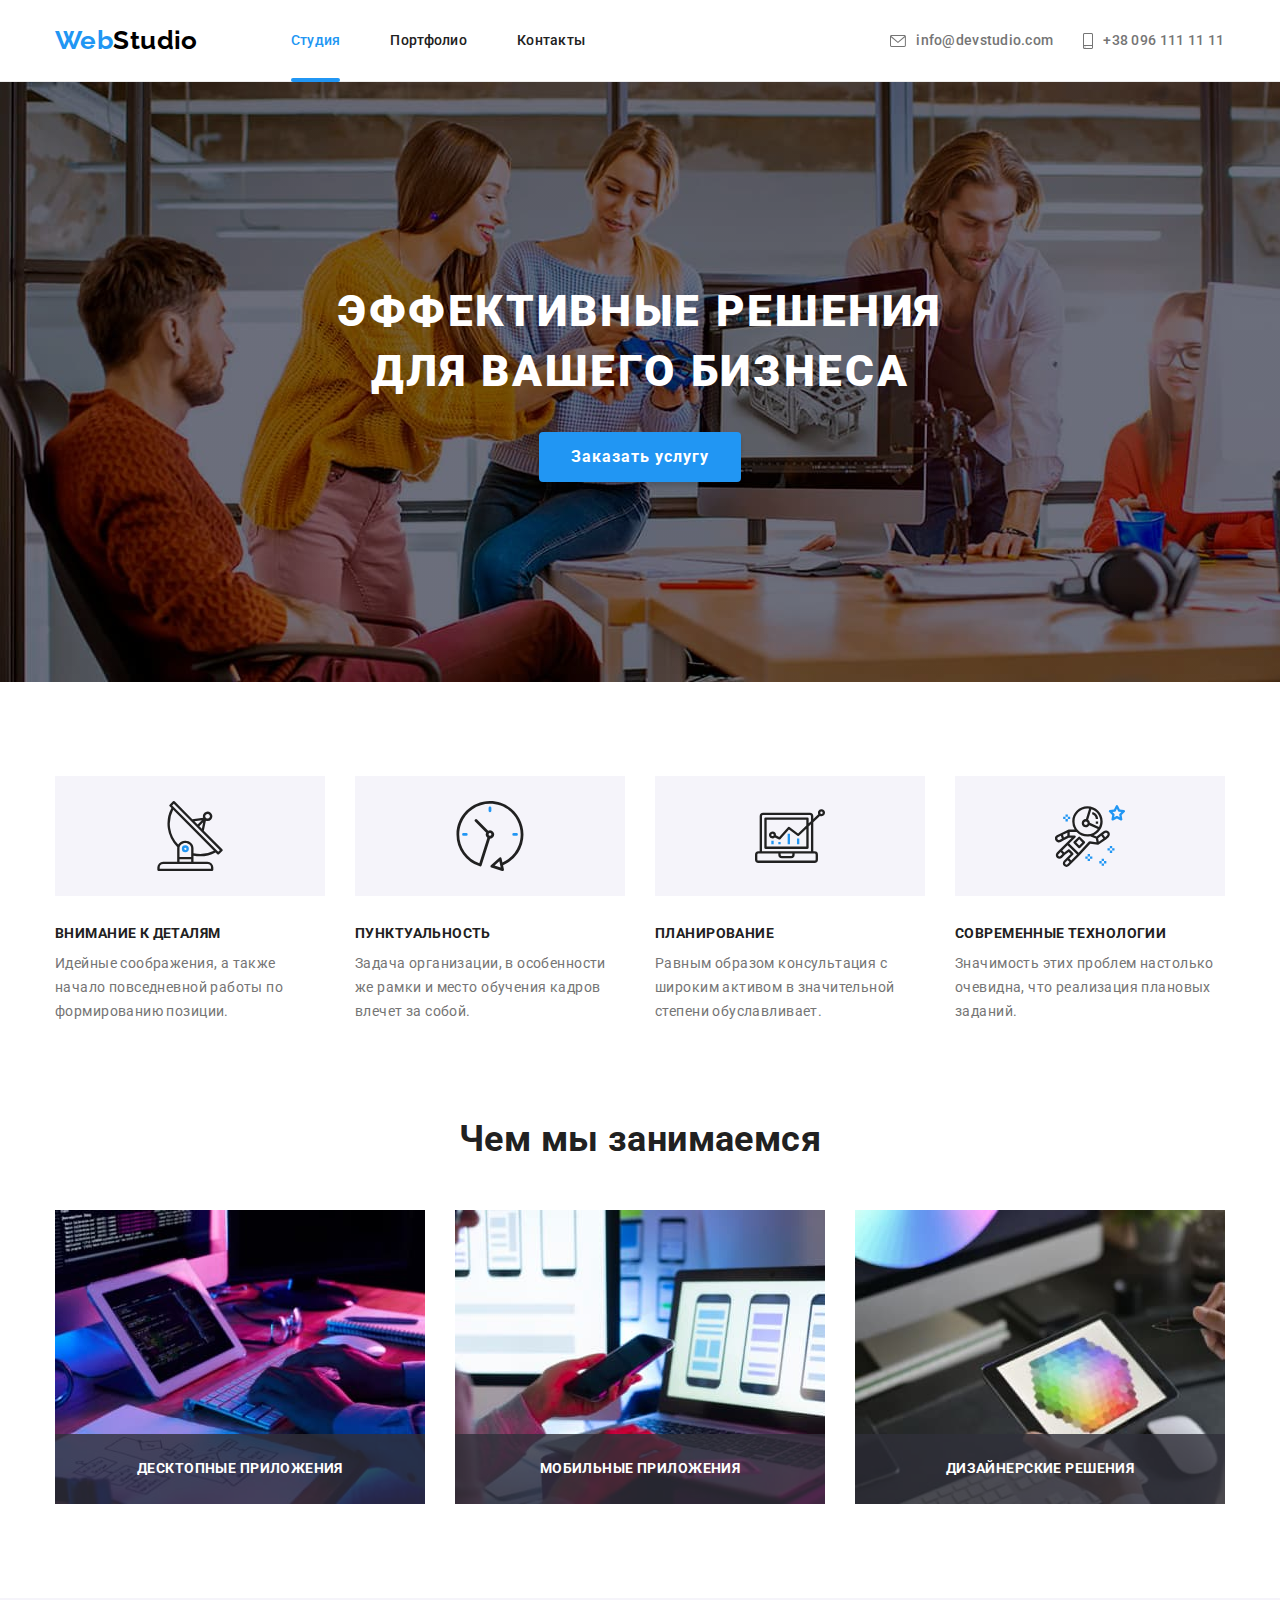
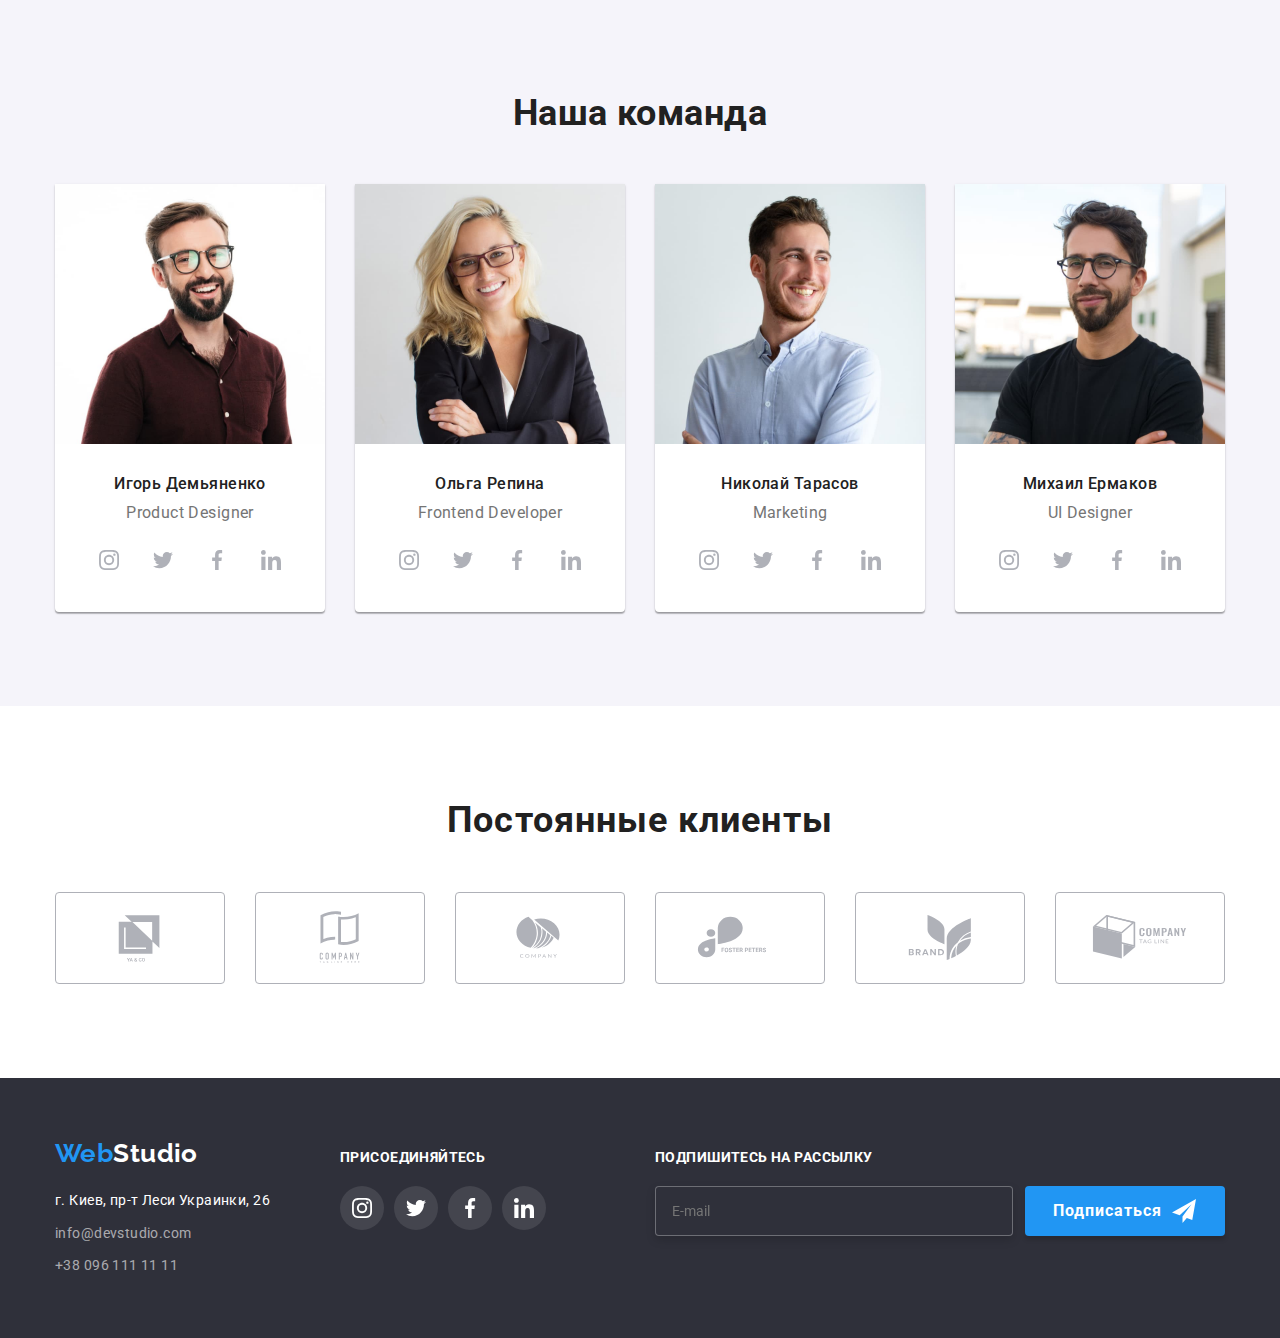
<file: index.html>
<!DOCTYPE html>
<html lang="ru">
  <head>
    <meta charset="UTF-8" />
    <meta http-equiv="X-UA-Compatible" content="IE=edge" />
    <meta name="viewport" content="width=device-width, initial-scale=1.0" />
    <title>Studio</title>
    <link rel="preconnect" href="https://fonts.googleapis.com" />
    <link rel="preconnect" href="https://fonts.gstatic.com" crossorigin />
    <link
      href="https://fonts.googleapis.com/css2?family=Raleway:wght@700&family=Roboto:wght@400;500;700;900&display=swap"
      rel="stylesheet"
    />

    <link rel="stylesheet" href="./css/main.min.css" />
  </head>
  <body>
    <header class="header">
      <div class="container container--header">
        <nav class="site-nav">
          <a class="logo" href="./index.html">Web<span class="logo__black">Studio</span> </a>
          <ul class="menu">
            <li class="menu__item">
              <a class="menu__link menu__link--current" href="./index.html">Студия</a>
            </li>
            <li class="menu__item"><a class="menu__link" href="./portfolio.html">Портфолио</a></li>
            <li class="menu__item"><a class="menu__link" href="">Контакты</a></li>
          </ul>
        </nav>
        <ul class="contacts">
          <li class="contacts__item contacts__mail">
            <a class="contacts__link" href="mailto:info@devstudio.com">
              <svg class="contacts__icon contacts__mail-icon" width="16px" height="12px">
                <use href="./images/symbol-defs-opt.svg#mail"></use>
              </svg>

              info@devstudio.com</a
            >
          </li>
          <li class="contacts__item">
            <a class="contacts__link" href="tel:+380961111111">
              <svg class="contacts__icon contacts__tel-icon" width="10px" height="16px">
                <use href="./images/symbol-defs-opt.svg#smartphone"></use>
              </svg>
              +38 096 111 11 11</a
            >
          </li>
        </ul>
      </div>
    </header>

    <main>
      <section class="hero">
        <div class="container">
          <h1 class="hero__title">
            Эффективные решения <br />
            для вашего бизнеса
          </h1>
          <button type="button" class="hero__button" data-modal-open>Заказать услугу</button>

          <div class="backdrop is-hidden" data-modal>
            <div class="modal">
              <button class="modal__close-btn" data-modal-close>
                <svg class="moal__close-icon" width="18px" height="18px">
                  <use href="./images/symbol-defs-opt.svg#close-black"></use>
                </svg>
              </button>
              <p class="modal__title">Оставьте свои данные, мы вам перезвоним</p>
              <form class="modal__form">
                <ul class="modal__list">
                  <li class="modal__item">
                    <label class="modal__input-lable" for="name">Имя</label>
                    <input class="modal__input" type="text" name="name" id="name" />
                    <svg class="modal__input-icon" width="18px" height="18px">
                      <use href="./images/symbol-defs-opt.svg#person-black"></use>
                    </svg>
                  </li>
                  <li class="modal__item">
                    <label class="modal__input-lable" for="phone">Телефон</label>
                    <input class="modal__input" type="tel" name="phone" id="phone" />
                    <svg class="modal__input-icon" width="18px" height="18px">
                      <use href="./images/symbol-defs-opt.svg#phone-black"></use>
                    </svg>
                  </li>
                  <li class="modal__item">
                    <label class="modal__input-lable" for="mail">Почта</label>
                    <input class="modal__input" type="email" name="mail" id="mail" />
                    <svg class="modal__input-icon" width="18px" height="18px">
                      <use href="./images/symbol-defs-opt.svg#email-black"></use>
                    </svg>
                  </li>
                  <li class="modal__item">
                    <label class="modal__input-lable" for="coment">Комментарий</label>
                    <input
                      type="text"
                      class="modal__input-coment"
                      name="coment"
                      id="coment"
                      placeholder="Введите текст"
                    />
                  </li>
                </ul>
                <label class="modal__agreement">
                  <input type="checkbox" name="checkbox" class="modal__checkbox" />
                  <span class="modal__checkbox-decor"></span>
                  Соглашаюсь с рассылкой и принимаю
                  <a href="" class="modal__agreement-link"> Условия договора </a>
                </label>
                <button class="modal__button" type="submit">Отправить</button>
              </form>
            </div>
          </div>
        </div>
      </section>

      <section class="features section">
        <div class="container">
          <h2 class="features__hidden-title">Особенности</h2>
          <ul class="features__list">
            <li class="features__item">
              <div class="features__lable">
                <svg class="features__icon" width="70px" height="70px">
                  <use href="./images/symbol-defs-opt.svg#antenna"></use>
                </svg>
              </div>
              <h3 class="features__lable-title">Внимание к деталям</h3>
              <p class="features__lable-description">
                Идейные соображения, а также начало повседневной работы по формированию позиции.
              </p>
            </li>

            <li class="features__item">
              <div class="features__lable">
                <svg class="features__icon" width="70px" height="70px">
                  <use href="./images/symbol-defs-opt.svg#clock"></use>
                </svg>
              </div>
              <h3 class="features__lable-title">Пунктуальность</h3>
              <p class="features__lable-description">
                Задача организации, в особенности же рамки и место обучения кадров влечет за собой.
              </p>
            </li>

            <li class="features__item">
              <div class="features__lable">
                <svg class="features__icon" width="70px" height="70px">
                  <use href="./images/symbol-defs-opt.svg#diagram"></use>
                </svg>
              </div>
              <h3 class="features__lable-title">Планирование</h3>
              <p class="features__lable-description">
                Равным образом консультация с широким активом в значительной степени обуславливает.
              </p>
            </li>

            <li class="features__item">
              <div class="features__lable">
                <svg class="features__icon" width="70px" height="70px">
                  <use href="./images/symbol-defs-opt.svg#astronaut"></use>
                </svg>
              </div>
              <h3 class="features__lable-title">Современные технологии</h3>
              <p class="features__lable-description">
                Значимость этих проблем настолько очевидна, что реализация плановых заданий.
              </p>
            </li>
          </ul>
        </div>
      </section>

      <section class="whatwedo section">
        <div class="container">
          <h2 class="whatwedo__title">Чем мы занимаемся</h2>
          <ul class="whatwedo__list">
            <li class="whatwedo__item">
              <img src="./images/box1.jpg" alt="Веб-разработка" width="370" />
              <div class="whatwedo__lable">
                <h3 class="whatwedo__lable-title">Десктопные приложения</h3>
              </div>
            </li>
            <li class="whatwedo__item">
              <img src="./images/box2.jpg" alt="Разработка мобильных приложений" width="370" />
              <div class="whatwedo__lable">
                <h3 class="whatwedo__lable-title">Мобильные приложения</h3>
              </div>
            </li>
            <li class="whatwedo__item">
              <img src="./images/box3.jpg" alt="Разработка дизайна" width="370" />
              <div class="whatwedo__lable">
                <h3 class="whatwedo__lable-title">Дизайнерские решения</h3>
              </div>
            </li>
          </ul>
        </div>
      </section>

      <section class="team section">
        <div class="container">
          <h2 class="team__title">Наша команда</h2>
          <ul class="team__list">
            <li class="team__card">
              <img src="./images/img.jpg" alt="фото дизайнера продукта" width="270" />
              <div class="team__card-wrap">
                <h3 class="team__card-title">Игорь Демьяненко</h3>
                <p class="team__card-description" lang="en">Product Designer</p>
                <ul class="social">
                  <li class="social__item">
                    <a class="social__link" href="">
                      <svg class="social__icon" width="20px" height="20px">
                        <use href="./images/symbol-defs-opt.svg#instagram"></use>
                      </svg>
                    </a>
                  </li>
                  <li class="social__item">
                    <a class="social__link" href="">
                      <svg class="social__icon" width="20px" height="20px">
                        <use href="./images/symbol-defs-opt.svg#twitter"></use>
                      </svg>
                    </a>
                  </li>
                  <li class="social__item">
                    <a class="social__link" href="">
                      <svg class="social__icon" width="20px" height="20px">
                        <use href="./images/symbol-defs-opt.svg#facebook"></use>
                      </svg>
                    </a>
                  </li>
                  <li class="social__item">
                    <a class="social__link" href="">
                      <svg class="social__icon" width="20px" height="20px">
                        <use href="./images/symbol-defs-opt.svg#linkedin"></use>
                      </svg>
                    </a>
                  </li>
                </ul>
              </div>
            </li>
            <li class="team__card">
              <img src="./images/img1.jpg" alt="Фото фронт-энд разработчика" width="270" />
              <div class="team__card-wrap">
                <h3 class="team__card-title">Ольга Репина</h3>
                <p class="team__card-description" lang="en">Frontend Developer</p>
                <ul class="social">
                  <li class="social__item">
                    <a class="social__link" href="">
                      <svg class="social__icon" width="20px" height="20px">
                        <use href="./images/symbol-defs-opt.svg#instagram"></use>
                      </svg>
                    </a>
                  </li>
                  <li class="social__item">
                    <a class="social__link" href="">
                      <svg class="social__icon" width="20px" height="20px">
                        <use href="./images/symbol-defs-opt.svg#twitter"></use>
                      </svg>
                    </a>
                  </li>
                  <li class="social__item">
                    <a class="social__link" href="">
                      <svg class="social__icon" width="20px" height="20px">
                        <use href="./images/symbol-defs-opt.svg#facebook"></use>
                      </svg>
                    </a>
                  </li>
                  <li class="social__item">
                    <a class="social__link" href="">
                      <svg class="social__icon" width="20px" height="20px">
                        <use href="./images/symbol-defs-opt.svg#linkedin"></use>
                      </svg>
                    </a>
                  </li>
                </ul>
              </div>
            </li>
            <li class="team__card">
              <img src="./images/img2.jpg" alt="Фото маркетолога" width="270" />
              <div class="team__card-wrap">
                <h3 class="team__card-title">Николай Тарасов</h3>
                <p class="team__card-description" lang="en">Marketing</p>
                <ul class="social">
                  <li class="social__item">
                    <a class="social__link" href="">
                      <svg class="social__icon" width="20px" height="20px">
                        <use href="./images/symbol-defs-opt.svg#instagram"></use>
                      </svg>
                    </a>
                  </li>
                  <li class="social__item">
                    <a class="social__link" href="">
                      <svg class="social__icon" width="20px" height="20px">
                        <use href="./images/symbol-defs-opt.svg#twitter"></use>
                      </svg>
                    </a>
                  </li>
                  <li class="social__item">
                    <a class="social__link" href="">
                      <svg class="social__icon" width="20px" height="20px">
                        <use href="./images/symbol-defs-opt.svg#facebook"></use>
                      </svg>
                    </a>
                  </li>
                  <li class="social__item">
                    <a class="social__link" href="">
                      <svg class="social__icon" width="20px" height="20px">
                        <use href="./images/symbol-defs-opt.svg#linkedin"></use>
                      </svg>
                    </a>
                  </li>
                </ul>
              </div>
            </li>
            <li class="team__card">
              <img
                src="./images/img3.jpg"
                alt="Фото дизайнера пользовательских интерфейсов"
                width="270"
              />
              <div class="team__card-wrap">
                <h3 class="team__card-title">Михаил Ермаков</h3>
                <p class="team__card-description" lang="en">UI Designer</p>
                <ul class="social">
                  <li class="social__item">
                    <a class="social__link" href="">
                      <svg class="social__icon" width="20px" height="20px">
                        <use href="./images/symbol-defs-opt.svg#instagram"></use>
                      </svg>
                    </a>
                  </li>
                  <li class="social__item">
                    <a class="social__link" href="">
                      <svg class="social__icon" width="20px" height="20px">
                        <use href="./images/symbol-defs-opt.svg#twitter"></use>
                      </svg>
                    </a>
                  </li>
                  <li class="social__item">
                    <a class="social__link" href="">
                      <svg class="social__icon" width="20px" height="20px">
                        <use href="./images/symbol-defs-opt.svg#facebook"></use>
                      </svg>
                    </a>
                  </li>
                  <li class="social__item">
                    <a class="social__link" href="">
                      <svg class="social__icon" width="20px" height="20px">
                        <use href="./images/symbol-defs-opt.svg#linkedin"></use>
                      </svg>
                    </a>
                  </li>
                </ul>
              </div>
            </li>
          </ul>
        </div>
      </section>

      <section class="clients section">
        <div class="container">
          <h2 class="clients__title">Постоянные клиенты</h2>
          <ul class="clients__list">
            <li class="clients__lable">
              <a class="clients__link" href="">
                <svg class="clients__icon" width="106px" height="60px">
                  <use href="./images/symbol-defs-opt.svg#logo1"></use>
                </svg>
              </a>
            </li>
            <li class="clients__lable">
              <a class="clients__link" href="">
                <svg class="clients__icon" width="106px" height="60px">
                  <use href="./images/symbol-defs-opt.svg#logo2"></use>
                </svg>
              </a>
            </li>
            <li class="clients__lable">
              <a class="clients__link" href="">
                <svg class="clients__icon" width="106px" height="60px">
                  <use href="./images/symbol-defs-opt.svg#logo3"></use>
                </svg>
              </a>
            </li>
            <li class="clients__lable">
              <a class="clients__link" href="">
                <svg class="clients__icon" width="106px" height="60px">
                  <use href="./images/symbol-defs-opt.svg#logo4"></use>
                </svg>
              </a>
            </li>
            <li class="clients__lable">
              <a class="clients__link" href="">
                <svg class="clients__icon" width="106px" height="60px">
                  <use href="./images/symbol-defs-opt.svg#logo5"></use>
                </svg>
              </a>
            </li>
            <li class="clients__lable">
              <a class="clients__link" href="">
                <svg class="clients__icon" width="106px" height="60px">
                  <use href="./images/symbol-defs-opt.svg#logo6"></use>
                </svg>
              </a>
            </li>
          </ul>
        </div>
      </section>
    </main>

    <footer class="footer">
      <div class="container container--footer">
        <div class="address__wrap">
          <a class="logo logo__footer" href="./index.html"
            >Web<span class="logo__white">Studio</span>
          </a>
          <address class="address">
            <p class="address__text">г. Киев, пр-т Леси Украинки, 26</p>
            <ul class="contacts--footer">
              <li class="contacts__item--footer">
                <a class="contacts__link--footer" href="mailto:info@devstudio.com"
                  >info@devstudio.com</a
                >
              </li>
              <li class="contacts__item--footer">
                <a class="contacts__link--footer" href="tel:+380961111111">+38 096 111 11 11</a>
              </li>
            </ul>
          </address>
        </div>
        <div class="join">
          <p class="join__title">присоединяйтесь</p>
          <ul class="social">
            <li class="social__item">
              <a class="social__link social__link--footer" href="">
                <svg class="social__icon" width="20px" height="20px">
                  <use href="./images/symbol-defs-opt.svg#instagram"></use>
                </svg>
              </a>
            </li>
            <li class="social__item">
              <a class="social__link social__link--footer" href="">
                <svg class="social__icon" width="20px" height="20px">
                  <use href="./images/symbol-defs-opt.svg#twitter"></use>
                </svg>
              </a>
            </li>
            <li class="social__item">
              <a class="social__link social__link--footer" href="">
                <svg class="social__icon" width="20px" height="20px">
                  <use href="./images/symbol-defs-opt.svg#facebook"></use>
                </svg>
              </a>
            </li>
            <li class="social__item">
              <a class="social__link social__link--footer" href="">
                <svg class="social__icon" width="20px" height="20px">
                  <use href="./images/symbol-defs-opt.svg#linkedin"></use>
                </svg>
              </a>
            </li>
          </ul>
        </div>
        <div class="subscribe">
          <p class="subscribe__title">Подпишитесь на рассылку</p>
          <form class="subscribe__form">
            <input class="subscribe__input" type="email" name="email" placeholder="E-mail" />
            <button class="subscribe__button" type="submit">
              Подписаться
              <svg class="subscribe__icon" width="24px" height="24px">
                <use href="images/symbol-defs-opt.svg#send"></use>
              </svg>
            </button>
          </form>
        </div>
      </div>
    </footer>
    <script src="./js/modal.js"></script>
  </body>
</html>
</file>
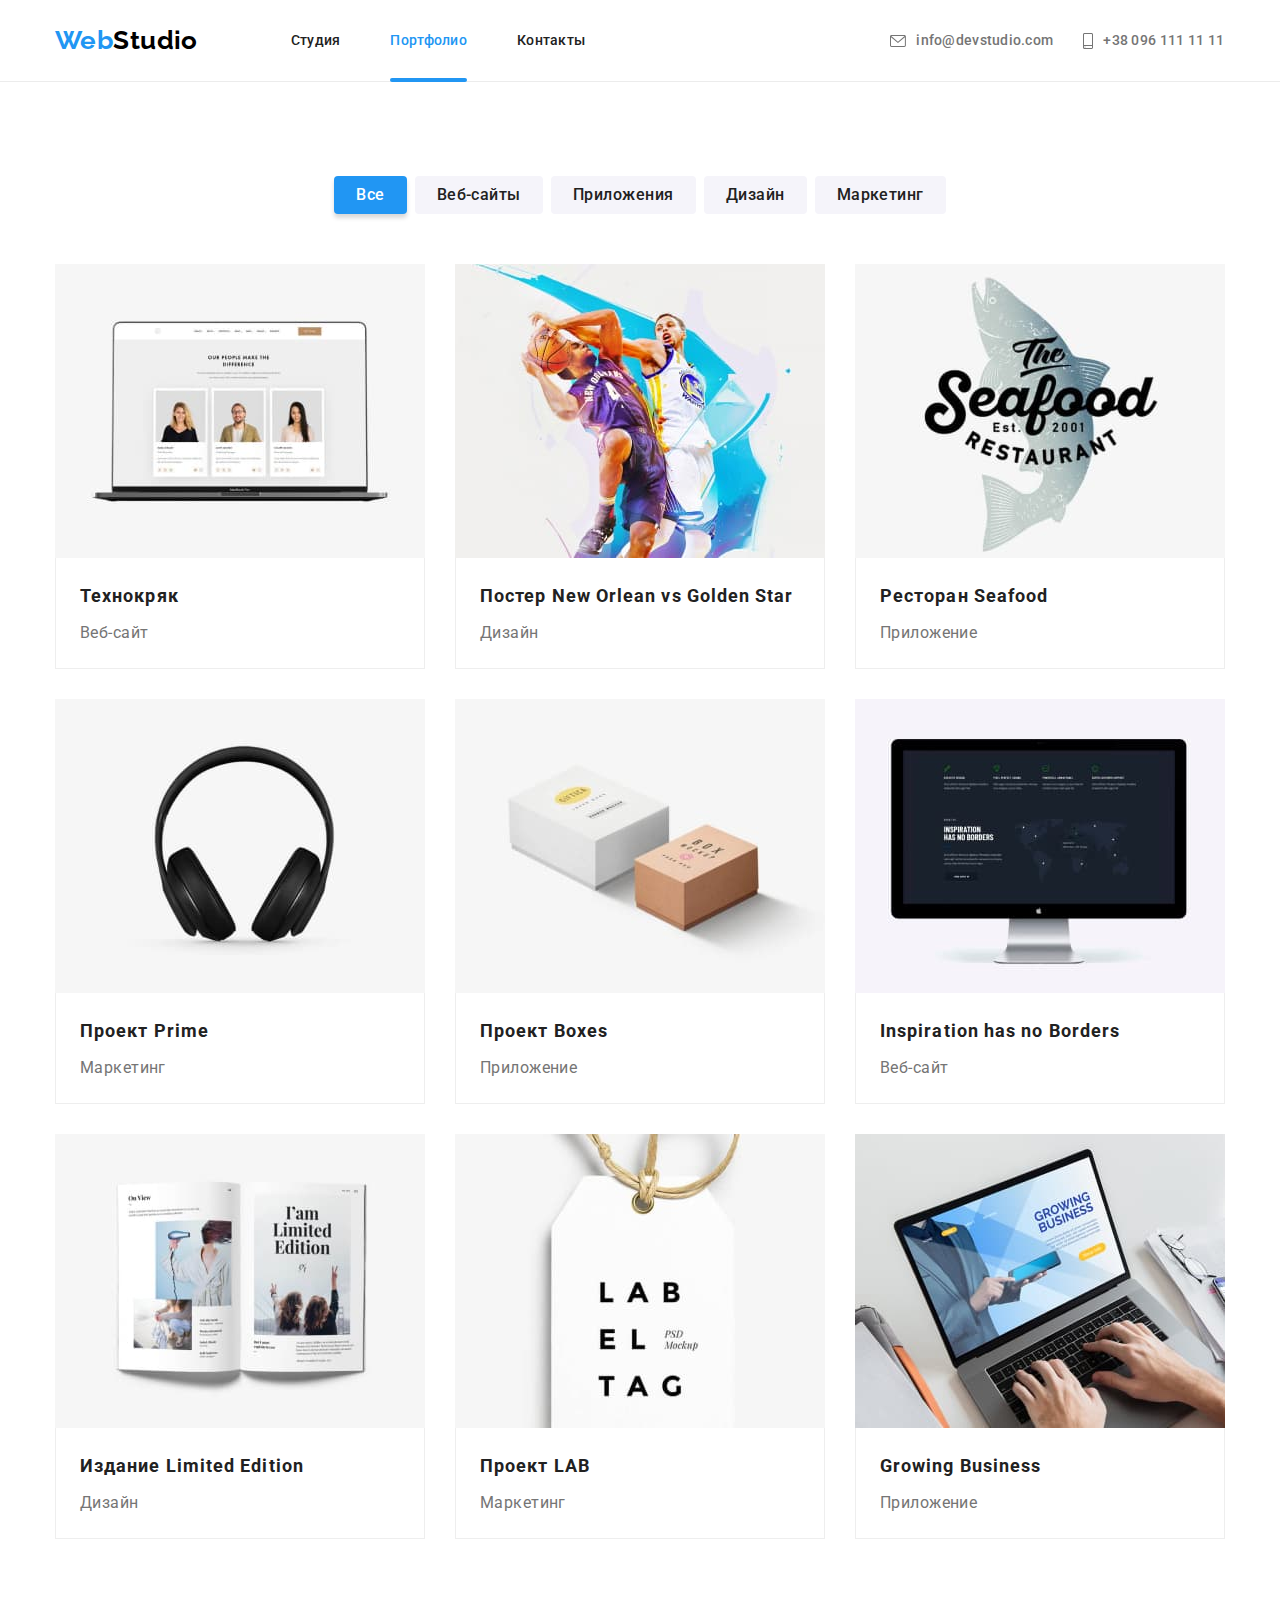
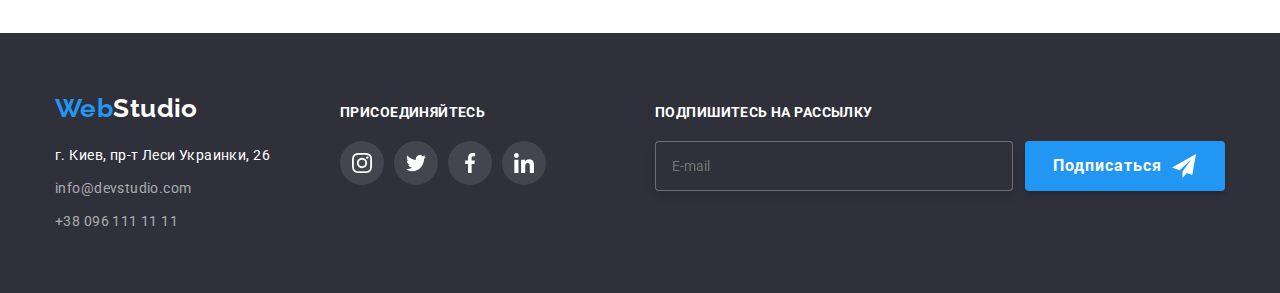
<file: portfolio.html>
<!DOCTYPE html>
<html lang="ru">
  <head>
    <meta charset="UTF-8" />
    <meta http-equiv="X-UA-Compatible" content="IE=edge" />
    <meta name="viewport" content="width=device-width, initial-scale=1.0" />
    <title>Portfolio</title>
    <link rel="preconnect" href="https://fonts.googleapis.com" />
    <link rel="preconnect" href="https://fonts.gstatic.com" crossorigin />
    <link
      href="https://fonts.googleapis.com/css2?family=Raleway:wght@700&family=Roboto:wght@400;500;700;900&display=swap"
      rel="stylesheet"
    />

    <link rel="stylesheet" href="./css/main.min.css" />
  </head>
  <body>
    <header class="header">
      <div class="container container--header">
        <nav class="site-nav">
          <a class="logo" href="./index.html">Web<span class="logo__black">Studio</span> </a>
          <ul class="menu">
            <li class="menu__item"><a class="menu__link" href="./index.html">Студия</a></li>
            <li class="menu__item">
              <a class="menu__link menu__link--current" href="./portfolio.html">Портфолио</a>
            </li>
            <li class="menu__item"><a class="menu__link" href="">Контакты</a></li>
          </ul>
        </nav>
        <ul class="contacts">
          <li class="contacts__item contacts__mail">
            <a class="contacts__link" href="mailto:info@devstudio.com">
              <svg class="contacts__icon contacts__mail-icon" width="16px" height="12px">
                <use href="./images/symbol-defs-opt.svg#mail"></use>
              </svg>

              info@devstudio.com</a
            >
          </li>
          <li class="contacts__item">
            <a class="contacts__link" href="tel:+380961111111">
              <svg class="contacts__icon contacts__tel-icon" width="10px" height="16px">
                <use href="./images/symbol-defs-opt.svg#smartphone"></use>
              </svg>
              +38 096 111 11 11</a
            >
          </li>
        </ul>
      </div>
    </header>

    <main>
      <section class="portfolio section">
        <div class="container">
          <h1 class="portfolio__title">Портфолио</h1>
          <ul class="filters">
            <li class="filters__item">
              <button type="button" class="filter__button filter__button--current-button">
                Все
              </button>
            </li>
            <li class="filters__item">
              <button type="button" class="filter__button">Веб-сайты</button>
            </li>
            <li class="filters__item">
              <button type="button" class="filter__button">Приложения</button>
            </li>
            <li class="filters__item">
              <button type="button" class="filter__button">Дизайн</button>
            </li>
            <li class="filters__item">
              <button type="button" class="filter__button">Маркетинг</button>
            </li>
          </ul>

          <ul class="example">
            <li class="example__item">
              <a class="example__link" href="./index.html">
                <div class="example__overlay-wrap">
                  <img
                    class="example__img"
                    src="./images/pimg.jpg"
                    alt="Пример веб-сайта"
                    width="370"
                  />
                  <p class="example__overlay-text">
                    Технокряк это современная площадка распространения коронавируса. Компании
                    используют эту платформу для цифрового шпионажа и атак на защищённые сервера
                    конкурентов.
                  </p>
                </div>
                <div class="example__info">
                  <h2 class="example__title">Технокряк</h2>
                  <p class="example__description">Веб-сайт</p>
                </div>
              </a>
            </li>
            <li class="example__item">
              <a class="example__link" href="./index.html">
                <div class="example__overlay-wrap">
                  <img
                    class="example__img"
                    src="./images/pimg-1.jpg"
                    alt="Пример дизайна"
                    width="370"
                  />
                  <p class="example__overlay-text">
                    Технокряк это современная площадка распространения коронавируса. Компании
                    используют эту платформу для цифрового шпионажа и атак на защищённые сервера
                    конкурентов.
                  </p>
                </div>
                <div class="example__info">
                  <h2 class="example__title">
                    Постер <span lang="en">New Orlean vs Golden Star</span>
                  </h2>
                  <p class="example__description">Дизайн</p>
                </div>
              </a>
            </li>
            <li class="example__item">
              <a class="example__link" href="./index.html">
                <div class="example__overlay-wrap">
                  <img
                    class="example__img"
                    src="./images/pimg-2.jpg"
                    alt="Пример приложения"
                    width="370"
                  />
                  <p class="example__overlay-text">
                    Технокряк это современная площадка распространения коронавируса. Компании
                    используют эту платформу для цифрового шпионажа и атак на защищённые сервера
                    конкурентов.
                  </p>
                </div>
                <div class="example__info">
                  <h2 class="example__title">Ресторан <span lang="en">Seafood</span></h2>
                  <p class="example__description">Приложение</p>
                </div>
              </a>
            </li>
            <li class="example__item">
              <a class="example__link" href="./index.html">
                <div class="example__overlay-wrap">
                  <img
                    class="example__img"
                    src="./images/pimg-3.jpg"
                    alt="Пример маркетинга"
                    width="370"
                  />
                  <p class="example__overlay-text">
                    Технокряк это современная площадка распространения коронавируса. Компании
                    используют эту платформу для цифрового шпионажа и атак на защищённые сервера
                    конкурентов.
                  </p>
                </div>
                <div class="example__info">
                  <h2 class="example__title">Проект <span lang="en">Prime</span></h2>
                  <p class="example__description">Маркетинг</p>
                </div>
              </a>
            </li>
            <li class="example__item">
              <a class="example__link" href="./index.html">
                <div class="example__overlay-wrap">
                  <img
                    class="example__img"
                    src="./images/pimg-4.jpg"
                    alt="Пример приложения"
                    width="370"
                  />
                  <p class="example__overlay-text">
                    Технокряк это современная площадка распространения коронавируса. Компании
                    используют эту платформу для цифрового шпионажа и атак на защищённые сервера
                    конкурентов.
                  </p>
                </div>
                <div class="example__info">
                  <h2 class="example__title">Проект <span lang="en">Boxes</span></h2>
                  <p class="example__description">Приложение</p>
                </div>
              </a>
            </li>
            <li class="example__item">
              <a class="example__link" href="./index.html">
                <div class="example__overlay-wrap">
                  <img
                    class="example__img"
                    src="./images/pimg-5.jpg"
                    alt="Пример веб-сайта"
                    width="370"
                  />
                  <p class="example__overlay-text">
                    Технокряк это современная площадка распространения коронавируса. Компании
                    используют эту платформу для цифрового шпионажа и атак на защищённые сервера
                    конкурентов.
                  </p>
                </div>
                <div class="example__info">
                  <h2 class="example__title" lang="en">Inspiration has no Borders</h2>
                  <p class="example__description">Веб-сайт</p>
                </div>
              </a>
            </li>
            <li class="example__item">
              <a class="example__link" href="./index.html">
                <div class="example__overlay-wrap">
                  <img
                    class="example__img"
                    src="./images/pimg-6.jpg"
                    alt="Пример дизайна"
                    width="370"
                  />
                  <p class="example__overlay-text">
                    Технокряк это современная площадка распространения коронавируса. Компании
                    используют эту платформу для цифрового шпионажа и атак на защищённые сервера
                    конкурентов.
                  </p>
                </div>
                <div class="example__info">
                  <h2 class="example__title">Издание <span lang="en">Limited Edition</span></h2>
                  <p class="example__description">Дизайн</p>
                </div>
              </a>
            </li>
            <li class="example__item">
              <a class="example__link" href="./index.html">
                <div class="example__overlay-wrap">
                  <img
                    class="example__img"
                    src="./images/pimg-7.jpg"
                    alt="Пример маркетинга"
                    width="370"
                  />
                  <p class="example__overlay-text">
                    Технокряк это современная площадка распространения коронавируса. Компании
                    используют эту платформу для цифрового шпионажа и атак на защищённые сервера
                    конкурентов.
                  </p>
                </div>
                <div class="example__info">
                  <h2 class="example__title">Проект <span lang="en">LAB</span></h2>
                  <p class="example__description">Маркетинг</p>
                </div>
              </a>
            </li>
            <li class="example__item">
              <a class="example__link" href="./index.html">
                <div class="example__overlay-wrap">
                  <img
                    class="example__img"
                    src="./images/pimg-8.jpg"
                    alt="Пример приложения"
                    width="370"
                  />
                  <p class="example__overlay-text">
                    Технокряк это современная площадка распространения коронавируса. Компании
                    используют эту платформу для цифрового шпионажа и атак на защищённые сервера
                    конкурентов.
                  </p>
                </div>
                <div class="example__info">
                  <h2 class="example__title" lang="en">Growing Business</h2>
                  <p class="example__description">Приложение</p>
                </div>
              </a>
            </li>
          </ul>
        </div>
      </section>
    </main>

    <footer class="footer">
      <div class="container container--footer">
        <div class="address__wrap">
          <a class="logo logo__footer" href="./index.html"
            >Web<span class="logo__white">Studio</span>
          </a>
          <address class="address">
            <p class="address__text">г. Киев, пр-т Леси Украинки, 26</p>
            <ul class="contacts--footer">
              <li class="contacts__item--footer">
                <a class="contacts__link--footer" href="mailto:info@devstudio.com"
                  >info@devstudio.com</a
                >
              </li>
              <li class="contacts__item--footer">
                <a class="contacts__link--footer" href="tel:+380961111111">+38 096 111 11 11</a>
              </li>
            </ul>
          </address>
        </div>
        <div class="join">
          <p class="join__title">присоединяйтесь</p>
          <ul class="social">
            <li class="social__item">
              <a class="social__link social__link--footer" href="">
                <svg class="social__icon" width="20px" height="20px">
                  <use href="./images/symbol-defs-opt.svg#instagram"></use>
                </svg>
              </a>
            </li>
            <li class="social__item">
              <a class="social__link social__link--footer" href="">
                <svg class="social__icon" width="20px" height="20px">
                  <use href="./images/symbol-defs-opt.svg#twitter"></use>
                </svg>
              </a>
            </li>
            <li class="social__item">
              <a class="social__link social__link--footer" href="">
                <svg class="social__icon" width="20px" height="20px">
                  <use href="./images/symbol-defs-opt.svg#facebook"></use>
                </svg>
              </a>
            </li>
            <li class="social__item">
              <a class="social__link social__link--footer" href="">
                <svg class="social__icon" width="20px" height="20px">
                  <use href="./images/symbol-defs-opt.svg#linkedin"></use>
                </svg>
              </a>
            </li>
          </ul>
        </div>
        <div class="subscribe">
          <p class="subscribe__title">Подпишитесь на рассылку</p>
          <form class="subscribe__form">
            <input class="subscribe__input" type="email" name="email" placeholder="E-mail" />
            <button class="subscribe__button" type="submit">
              Подписаться
              <svg class="subscribe__icon" width="24px" height="24px">
                <use href="images/symbol-defs-opt.svg#send"></use>
              </svg>
            </button>
          </form>
        </div>
      </div>
    </footer>
  </body>
</html>
</file>
<file: css/main.min.css>
*,::after,::before{-webkit-box-sizing:border-box;box-sizing:border-box}html{-moz-tab-size:4;-o-tab-size:4;tab-size:4}html{line-height:1.15;-webkit-text-size-adjust:100%}body{margin:0}body{font-family:system-ui, -apple-system, 'Segoe UI', Roboto, Helvetica, Arial, sans-serif, 'Apple Color Emoji', 'Segoe UI Emoji'}hr{height:0;color:inherit}abbr[title]{-webkit-text-decoration:underline dotted;text-decoration:underline dotted}b,strong{font-weight:bolder}code,kbd,pre,samp{font-family:ui-monospace, SFMono-Regular, Consolas, 'Liberation Mono', Menlo, monospace;font-size:1em}small{font-size:80%}sub,sup{font-size:75%;line-height:0;position:relative;vertical-align:baseline}sub{bottom:-0.25em}sup{top:-0.5em}table{text-indent:0;border-color:inherit}button,input,optgroup,select,textarea{font-family:inherit;font-size:100%;line-height:1.15;margin:0}button,select{text-transform:none}[type='button'],[type='reset'],[type='submit'],button{-webkit-appearance:button}::-moz-focus-inner{border-style:none;padding:0}:-moz-focusring{outline:1px dotted ButtonText}:-moz-ui-invalid{box-shadow:none}legend{padding:0}progress{vertical-align:baseline}::-webkit-inner-spin-button,::-webkit-outer-spin-button{height:auto}[type='search']{-webkit-appearance:textfield;outline-offset:-2px}::-webkit-search-decoration{-webkit-appearance:none}::-webkit-file-upload-button{-webkit-appearance:button;font:inherit}summary{display:list-item}body{font-family:'Roboto', sans-serif;color:var(--primary-text-color);background-color:var(--white-color);font-size:14px;letter-spacing:0.03em}h1,h2,h3,h4,h5,h6{margin:0px}p{margin:0px}ul{list-style:none;padding:0px;margin:0px}a{text-decoration:none}img{display:block;max-width:100%;height:auto}:root{--primary-text-color: #757575;--title-text-color: #212121;--accent-color: #2196f3;--white-color: #ffffff;--secondary-bg-color: #f5f4fa;--first-bg-color: #2f303a;--logo-black-color: #000000;--first-icons-color: #afb1b8;--second-icons-color: #757575;--icons-white-color: #ffffff}.container{margin-left:auto;margin-right:auto;width:1200px;padding-left:15px;padding-right:15px}.container--header{display:-webkit-box;display:-ms-flexbox;display:flex}.container--footer{display:-webkit-box;display:-ms-flexbox;display:flex;-webkit-box-align:baseline;-ms-flex-align:baseline;align-items:baseline}.section{padding-top:94px;padding-bottom:94px}.logo{color:var(--accent-color);font-family:'Raleway', sans-serif;font-weight:bold;font-size:26px;line-height:1.2;margin-right:93px;padding-top:25px;padding-bottom:25px}.logo__black{color:var(--logo-black-color)}.logo__footer{display:block;margin-right:0;padding:0;margin-bottom:20px}.logo__white{color:var(--white-color)}.social__icon{fill:currentColor}.social{display:-webkit-box;display:-ms-flexbox;display:flex}.social__item{margin-right:10px}.social__item:last-child{margin-right:0}.social__link{color:var(--first-icons-color);width:44px;height:44px;display:-webkit-box;display:-ms-flexbox;display:flex;-webkit-box-pack:center;-ms-flex-pack:center;justify-content:center;-webkit-box-align:center;-ms-flex-align:center;align-items:center;border-radius:50%;-webkit-transition-duration:250ms;transition-duration:250ms;-webkit-transition-timing-function:cubic-bezier(0.4, 0, 0.2, 1);transition-timing-function:cubic-bezier(0.4, 0, 0.2, 1);-webkit-transition-property:background-color, color;transition-property:background-color, color}.social__link:hover,.social__link:focus{background-color:var(--accent-color);color:var(--icons-white-color)}header{border-bottom:1px solid #ececec}.header{display:block}.site-nav{display:-webkit-box;display:-ms-flexbox;display:flex;-webkit-box-align:center;-ms-flex-align:center;align-items:center;margin-right:305px}.menu{display:-webkit-box;display:-ms-flexbox;display:flex;letter-spacing:0.02em}.menu__link{display:block;font-weight:500;line-height:1.2;color:var(--title-text-color);padding-top:32px;padding-bottom:32px;-webkit-transition-duration:250ms;transition-duration:250ms;-webkit-transition-timing-function:cubic-bezier(0.4, 0, 0.2, 1);transition-timing-function:cubic-bezier(0.4, 0, 0.2, 1);-webkit-transition-property:color;transition-property:color}.menu__link::after{content:'';position:absolute;left:0;bottom:-1px;width:100%;opacity:0;display:block;height:4px;background-color:var(--accent-color);border-radius:2px}.menu__link:focus,.menu__link:hover{color:var(--accent-color)}.menu__link--current{color:var(--accent-color)}.menu__link--current::after{opacity:1}.menu__item{margin-right:50px;position:relative}.menu__item:last-child{margin-right:0px}.contacts{display:-webkit-box;display:-ms-flexbox;display:flex;-webkit-box-align:center;-ms-flex-align:center;align-items:center;letter-spacing:0.02em}.contacts__mail{margin-right:30px}.contacts__mail-icon{margin-right:10px;fill:currentColor}.contacts__tel-icon{margin-right:10px;fill:currentColor}.contacts__link{color:var(--second-icons-color);font-weight:500;line-height:1.2;color:var(--primary-text-color);display:-webkit-box;display:-ms-flexbox;display:flex;-webkit-box-align:center;-ms-flex-align:center;align-items:center;padding-top:32px;padding-bottom:32px;-webkit-transition-duration:250ms;transition-duration:250ms;-webkit-transition-timing-function:cubic-bezier(0.4, 0, 0.2, 1);transition-timing-function:cubic-bezier(0.4, 0, 0.2, 1);-webkit-transition-property:color;transition-property:color}.contacts__link:focus,.contacts__link:hover{color:var(--accent-color)}.hero{text-align:center;max-width:1600px;height:600px;margin-right:auto;margin-left:auto;background-image:-webkit-gradient(linear, left top, right top, from(rgba(0,0,0,0.2)), to(rgba(0,0,0,0.2))),url(../images/hero.jpg);background-image:linear-gradient(to right, rgba(0,0,0,0.2), rgba(0,0,0,0.2)),url(../images/hero.jpg);background-color:var(--first-bg-color);padding-top:200px;padding-bottom:200px}.hero__title{font-weight:900;font-size:44px;line-height:1.36;text-align:center;letter-spacing:0.06em;text-transform:uppercase;color:var(--white-color);margin-bottom:30px}.hero__button{cursor:pointer;background-color:var(--accent-color);padding:10px 32px;border:none;-webkit-box-shadow:0px 4px 4px rgba(0,0,0,0.15);box-shadow:0px 4px 4px rgba(0,0,0,0.15);border-radius:4px;font-weight:bold;font-size:16px;line-height:1.9;color:var(--white-color);letter-spacing:0.06em;-webkit-transition-duration:250ms;transition-duration:250ms;-webkit-transition-timing-function:cubic-bezier(0.4, 0, 0.2, 1);transition-timing-function:cubic-bezier(0.4, 0, 0.2, 1);-webkit-transition-property:background-color;transition-property:background-color}.hero__button:hover,.hero__button:focus{background-color:#188ce8}.features__hidden-title{position:absolute;white-space:nowrap;width:1px;height:1px;overflow:hidden;border:0;padding:0;clip:rect(0 0 0 0);-webkit-clip-path:inset(50%);clip-path:inset(50%);margin:-1px}.features__lable-title{font-weight:bold;line-height:1.14;font-size:14px;text-transform:uppercase;color:var(--title-text-color);margin-bottom:10px}.features__list{display:-webkit-box;display:-ms-flexbox;display:flex}.features__item{margin-right:30px;max-width:270px}.features__item:last-child{margin-right:0}.features__lable-description{line-height:1.7}.features__lable{width:270px;height:120px;background-color:var(--secondary-bg-color);margin-bottom:30px;display:-webkit-box;display:-ms-flexbox;display:flex;-webkit-box-align:center;-ms-flex-align:center;align-items:center;-webkit-box-pack:center;-ms-flex-pack:center;justify-content:center}.whatwedo{padding-top:0}.whatwedo__title{font-size:36px;line-height:1.17;text-align:center;color:var(--title-text-color);margin-bottom:50px}.whatwedo__list{display:-webkit-box;display:-ms-flexbox;display:flex}.whatwedo__item{margin-right:30px;position:relative}.whatwedo__item:last-child{margin-right:0}.whatwedo__lable{width:100%;height:70px;background-color:rgba(47,48,58,0.8);position:absolute;bottom:0;display:-webkit-box;display:-ms-flexbox;display:flex;-webkit-box-pack:center;-ms-flex-pack:center;justify-content:center;-webkit-box-align:center;-ms-flex-align:center;align-items:center}.whatwedo__lable-title{font-size:14px;line-height:1.14;text-transform:uppercase;color:var(--white-color)}.team{background-color:var(--secondary-bg-color)}.team__title{font-size:36px;line-height:1.17;text-align:center;color:var(--title-text-color);margin-bottom:50px}.team__list{display:-webkit-box;display:-ms-flexbox;display:flex}.team__card{margin-right:30px}.team__card:last-child{margin-right:0}.team__card-title{font-weight:500;font-size:16px;line-height:1.19;text-align:center;color:var(--title-text-color);margin-bottom:10px}.team__card-description{font-size:16px;line-height:1.19;text-align:center;margin-bottom:16px}.team__card{width:270px;background:var(--white-color);-webkit-box-shadow:0px 1px 3px rgba(0,0,0,0.12),0px 1px 1px rgba(0,0,0,0.14),0px 2px 1px rgba(0,0,0,0.2);box-shadow:0px 1px 3px rgba(0,0,0,0.12),0px 1px 1px rgba(0,0,0,0.14),0px 2px 1px rgba(0,0,0,0.2);border-radius:0px 0px 4px 4px}.team__card-wrap{padding:30px 32px}.clients__title{font-weight:700;font-size:36px;line-height:1.16;text-align:center;letter-spacing:0.03em;color:var(--title-text-color);margin-bottom:50px}.clients__list{display:-webkit-box;display:-ms-flexbox;display:flex}.clients__link{color:var(--first-icons-color);width:170px;height:92px;border:1px solid var(--first-icons-color);border-radius:4px;display:-webkit-box;display:-ms-flexbox;display:flex;-webkit-box-pack:center;-ms-flex-pack:center;justify-content:center;-webkit-box-align:center;-ms-flex-align:center;align-items:center;-webkit-transition-duration:250ms;transition-duration:250ms;-webkit-transition-timing-function:cubic-bezier(0.4, 0, 0.2, 1);transition-timing-function:cubic-bezier(0.4, 0, 0.2, 1);-webkit-transition-property:color, border-color;transition-property:color, border-color}.clients__link:hover,.clients__link:focus{color:var(--accent-color);border-color:var(--accent-color)}.clients__lable{margin-right:30px}.clients__lable:last-child{margin-right:0}.clients__icon{fill:currentColor}.footer{padding-top:60px;padding-bottom:60px;background-color:var(--first-bg-color)}.address__text{font-style:normal;font-size:14px;line-height:1.7;color:var(--white-color)}.contacts__item--footer{margin-top:9px}.contacts__link--footer{font-style:normal;line-height:1.7;color:rgba(255,255,255,0.6);-webkit-transition-duration:250ms;transition-duration:250ms;-webkit-transition-timing-function:cubic-bezier(0.4, 0, 0.2, 1);transition-timing-function:cubic-bezier(0.4, 0, 0.2, 1);-webkit-transition-property:color;transition-property:color}.contacts__link--footer:hover,.contacts__link--footer:focus{color:var(--accent-color)}.join__title{font-weight:700;font-size:14px;line-height:1.14;letter-spacing:0.03em;text-transform:uppercase;color:var(--white-color);margin-bottom:20px}.join{margin-left:70px}.social__link--footer{color:var(--icons-white-color);background-color:rgba(255,255,255,0.1);-webkit-transition-duration:250ms;transition-duration:250ms;-webkit-transition-timing-function:cubic-bezier(0.4, 0, 0.2, 1);transition-timing-function:cubic-bezier(0.4, 0, 0.2, 1);-webkit-transition-property:background-color, color;transition-property:background-color, color}.subscribe{margin-left:auto}.subscribe__title{font-weight:700;font-size:14px;line-height:1.14;text-transform:uppercase;color:var(--white-color);margin-bottom:20px}.subscribe__form{display:-webkit-box;display:-ms-flexbox;display:flex}.subscribe__input{height:50px;width:358px;background-color:var(--first-bg-color);border:1px solid rgba(255,255,255,0.3);-webkit-filter:drop-shadow(0px 4px 4px rgba(0,0,0,0.15));filter:drop-shadow(0px 4px 4px rgba(0,0,0,0.15));border-radius:4px;padding-left:16px;color:var(--white-color)}.subscribe__button{width:200px;height:50px;background:var(--accent-color);-webkit-box-shadow:0px 4px 4px rgba(0,0,0,0.15);box-shadow:0px 4px 4px rgba(0,0,0,0.15);border-radius:4px;border:none;cursor:pointer;font-style:normal;font-weight:700;font-size:16px;line-height:1.87px;display:-webkit-box;display:-ms-flexbox;display:flex;-webkit-box-align:center;-ms-flex-align:center;align-items:center;text-align:center;letter-spacing:0.06em;color:var(--white-color);margin-left:12px;padding:10px 28px}.subscribe__icon{margin-left:10px}.backdrop{position:fixed;top:0px;left:0px;width:100%;height:100%;display:-webkit-box;display:-ms-flexbox;display:flex;-webkit-box-align:center;-ms-flex-align:center;align-items:center;-webkit-box-pack:center;-ms-flex-pack:center;justify-content:center;background-color:rgba(0,0,0,0.2);opacity:1;-webkit-transition:opacity 0.3s ease-in-out, visibility 0.3s ease-in-out;transition:opacity 0.3s ease-in-out, visibility 0.3s ease-in-out;z-index:1}.modal{width:528px;height:581px;background-color:#ffffff;-webkit-box-shadow:0px 1px 3px rgba(0,0,0,0.12),0px 1px 1px rgba(0,0,0,0.14),0px 2px 1px rgba(0,0,0,0.2);box-shadow:0px 1px 3px rgba(0,0,0,0.12),0px 1px 1px rgba(0,0,0,0.14),0px 2px 1px rgba(0,0,0,0.2);border-radius:4px;position:relative;padding:40px}.modal__close-btn{width:30px;height:30px;background:#ffffff;border:1px solid rgba(0,0,0,0.1);border-radius:50%;display:-webkit-box;display:-ms-flexbox;display:flex;-webkit-box-align:center;-ms-flex-align:center;align-items:center;-webkit-box-pack:center;-ms-flex-pack:center;justify-content:center;position:absolute;right:8px;top:8px;cursor:pointer;-webkit-transition-duration:250ms;transition-duration:250ms;-webkit-transition-timing-function:cubic-bezier(0.4, 0, 0.2, 1);transition-timing-function:cubic-bezier(0.4, 0, 0.2, 1);-webkit-transition-property:fill;transition-property:fill;padding:0}.modal__close-btn:focus,.modal__close-btn:hover{fill:var(--accent-color)}.is-hidden{visibility:hidden;opacity:0;pointer-events:none}.modal__title{font-size:20px;line-height:1.15;text-align:center;letter-spacing:0.03em;color:var(--title-text-color);margin-bottom:12px;font-weight:700}.modal__form{width:448px;margin-left:auto;margin-right:auto}.modal__item{text-align:left;position:relative;margin-bottom:10px}.modal__item:last-child{margin-bottom:20px}.modal__input-lable{margin-bottom:4px;display:block;font-size:12px;line-height:1.16;letter-spacing:0.01em;color:var(--primary-text-color)}.modal__input-icon{position:absolute;left:12px;top:29px;-webkit-transition-duration:250ms;transition-duration:250ms;-webkit-transition-timing-function:cubic-bezier(0.4, 0, 0.2, 1);transition-timing-function:cubic-bezier(0.4, 0, 0.2, 1);-webkit-transition-property:fill;transition-property:fill}.modal__input:focus+.modal__input-icon{fill:var(--accent-color)}.modal__input{border:1px solid rgba(33,33,33,0.2);border-radius:4px;width:448px;height:40px;padding-left:42px;-webkit-transition-duration:250ms;transition-duration:250ms;-webkit-transition-timing-function:cubic-bezier(0.4, 0, 0.2, 1);transition-timing-function:cubic-bezier(0.4, 0, 0.2, 1);-webkit-transition-property:border-color;transition-property:border-color;outline:none}.modal__input:focus{border-color:var(--accent-color)}.modal__input-coment{width:100%;height:120px;padding:12px 16px;padding-bottom:85px;font-size:12px;line-height:1.16px;letter-spacing:0.01em;border:1px solid rgba(33,33,33,0.2);border-radius:4px;outline:none}.modal__input-coment:focus{border-color:var(--accent-color)}.modal__checkbox{position:absolute;-webkit-appearance:none;-moz-appearance:none;appearance:none}.modal__checkbox-decor{width:16px;height:15px;margin-right:7px;background-image:url(../images/checkbox.svg)}.modal__checkbox:checked+.modal__checkbox-decor{background-image:url(../images/check.svg)}.modal__checkbox:focus+.modal__checkbox-decor{outline-style:auto;outline-color:var(--accent-color)}.modal__agreement{display:-webkit-box;display:-ms-flexbox;display:flex;-webkit-box-pack:center;-ms-flex-pack:center;justify-content:center;margin-bottom:30px}.modal__agreement-link{-webkit-text-decoration-line:underline;text-decoration-line:underline;color:var(--accent-color);margin-left:4px}.modal__button{border:none;width:200px;height:50px;font-weight:700;font-size:16px;line-height:1.87;padding:10px 55px;letter-spacing:0.06em;color:#ffffff;background-color:var(--accent-color);-webkit-box-shadow:0px 4px 4px rgba(0,0,0,0.15);box-shadow:0px 4px 4px rgba(0,0,0,0.15);border-radius:4px;cursor:pointer;-webkit-transition-duration:250ms;transition-duration:250ms;-webkit-transition-timing-function:cubic-bezier(0.4, 0, 0.2, 1);transition-timing-function:cubic-bezier(0.4, 0, 0.2, 1);-webkit-transition-property:background-color;transition-property:background-color}.modal__button:hover,.modal__button:focus{background-color:#188ce8}.portfolio__title{position:absolute;white-space:nowrap;width:1px;height:1px;overflow:hidden;border:0;padding:0;clip:rect(0 0 0 0);-webkit-clip-path:inset(50%);clip-path:inset(50%);margin:-1px}.filters{display:-webkit-box;display:-ms-flexbox;display:flex;-webkit-box-pack:center;-ms-flex-pack:center;justify-content:center;margin-bottom:50px}.filters__item{margin-right:8px}.filters__item:last-child{margin-right:0}.filter__button{cursor:pointer;background-color:var(--secondary-bg-color);padding:6px 22px;border:none;border-radius:4px;font-weight:500;letter-spacing:0.03em;font-size:16px;line-height:1.62;color:var(--title-text-color);-webkit-transition-duration:250ms;transition-duration:250ms;-webkit-transition-timing-function:cubic-bezier(0.4, 0, 0.2, 1);transition-timing-function:cubic-bezier(0.4, 0, 0.2, 1);-webkit-transition-property:background-color, color, -webkit-box-shadow;transition-property:background-color, color, -webkit-box-shadow;transition-property:background-color, color, box-shadow;transition-property:background-color, color, box-shadow, -webkit-box-shadow}.filter__button:hover,.filter__button:focus{background-color:var(--accent-color);color:var(--white-color);-webkit-box-shadow:0px 4px 4px rgba(0,0,0,0.15);box-shadow:0px 4px 4px rgba(0,0,0,0.15)}.filter__button--current-button{background-color:var(--accent-color);color:var(--white-color);-webkit-box-shadow:0px 4px 4px rgba(0,0,0,0.15);box-shadow:0px 4px 4px rgba(0,0,0,0.15)}.example__item{width:370px;background:var(--white-color);margin-top:30px;margin-right:30px}.example__item:nth-child(3n){margin-right:0}.example__item:nth-child(-n+3){margin-top:0}.example__link{display:block;-webkit-transition-duration:250ms;transition-duration:250ms;-webkit-transition-timing-function:cubic-bezier(0.4, 0, 0.2, 1);transition-timing-function:cubic-bezier(0.4, 0, 0.2, 1);-webkit-transition-property:-webkit-box-shadow;transition-property:-webkit-box-shadow;transition-property:box-shadow;transition-property:box-shadow, -webkit-box-shadow}.example__link:hover,.example__link:focus{-webkit-box-shadow:0px 1px 1px rgba(0,0,0,0.12),0px 4px 4px rgba(0,0,0,0.06),1px 4px 6px rgba(0,0,0,0.16);box-shadow:0px 1px 1px rgba(0,0,0,0.12),0px 4px 4px rgba(0,0,0,0.06),1px 4px 6px rgba(0,0,0,0.16)}.example__info{border:1px solid #eeeeee;border-top:none;padding:20px 24px}.example{display:-webkit-box;display:-ms-flexbox;display:flex;-ms-flex-wrap:wrap;flex-wrap:wrap}.example__img{display:block}.example__title{font-weight:bold;font-size:18px;line-height:2;letter-spacing:0.06em;color:var(--title-text-color);margin-bottom:4px}.example__description{font-size:16px;line-height:1.87;color:var(--primary-text-color)}.example__overlay-wrap{height:294px;overflow:hidden}.example__overlay-text{font-size:18px;line-height:1.56;letter-spacing:0.03em;color:#ffffff;background-color:rgba(33,150,243,0.9);-webkit-transition-duration:250ms;transition-duration:250ms;-webkit-transition-timing-function:cubic-bezier(0.4, 0, 0.2, 1);transition-timing-function:cubic-bezier(0.4, 0, 0.2, 1);-webkit-transition-property:-webkit-transform;transition-property:-webkit-transform;transition-property:transform;transition-property:transform, -webkit-transform;padding:63px 24px}.example__link:hover .example__overlay-text,.example__link:focus .example__overlay-text{-webkit-transform:translateY(-294px);transform:translateY(-294px)}
/*# sourceMappingURL=main.min.css.map */
</file>
